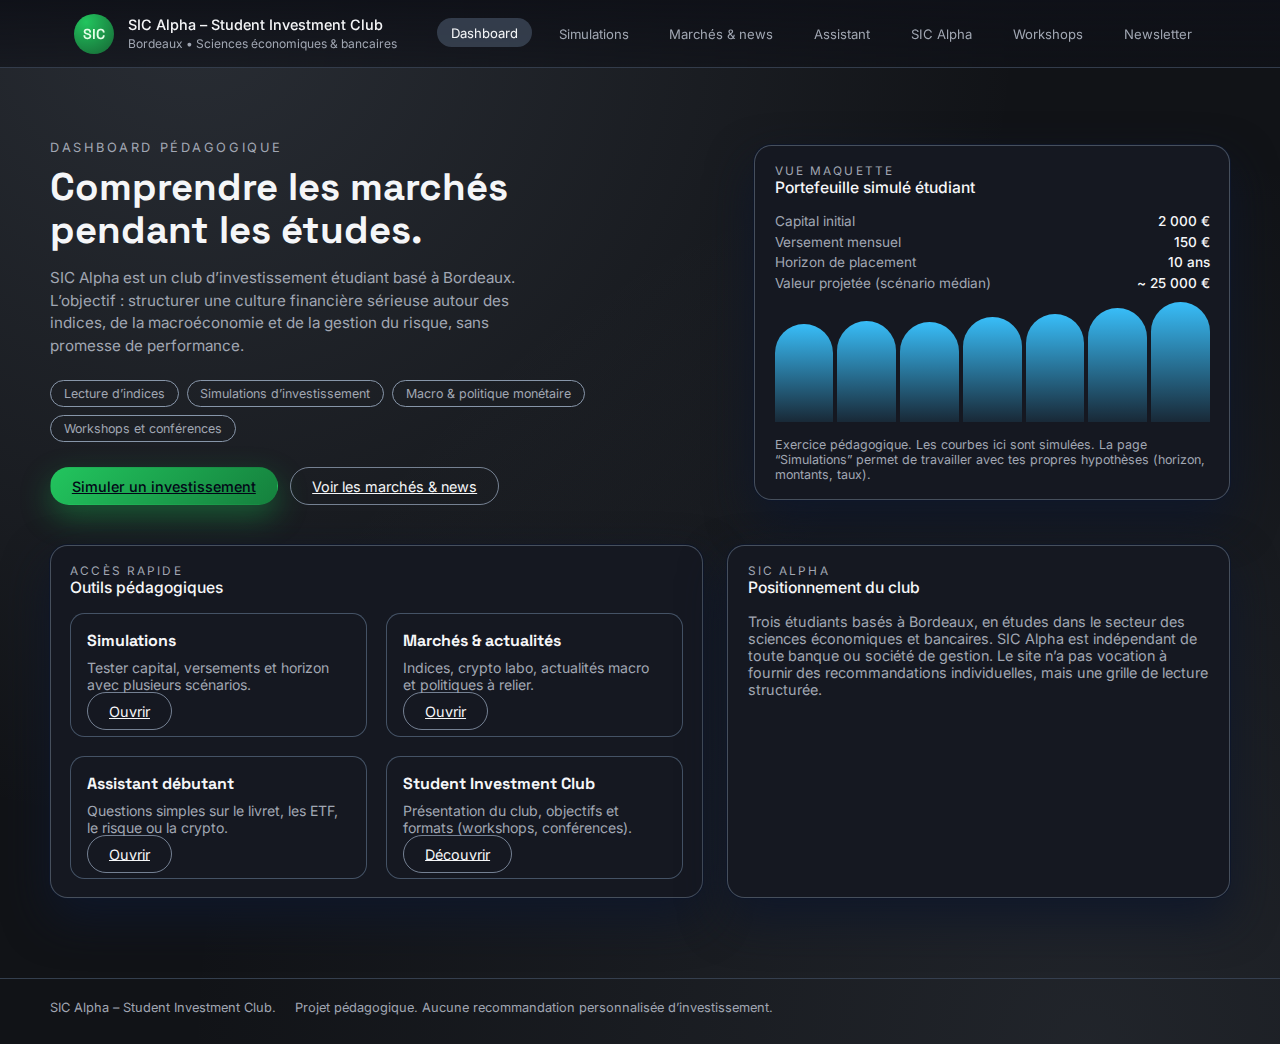
<file: index.html>
<!DOCTYPE html>
<html lang="fr">
<head>
  <meta charset="UTF-8" />
  <title>SIC Alpha – Dashboard étudiant</title>
  <meta name="viewport" content="width=device-width, initial-scale=1" />
  <link rel="stylesheet" href="style.css" />
</head>
<body data-page="home">
  <div class="app">
    <header class="top">
      <div class="top-inner">
        <div class="brand">
          <div class="brand-logo">SIC</div>
          <div class="brand-text">
            <span class="brand-name">SIC Alpha – Student Investment Club</span>
            <span class="brand-tag">Bordeaux • Sciences économiques &amp; bancaires</span>
          </div>
        </div>
        <nav class="nav">
          <a href="index.html" class="nav-link active">Dashboard</a>
          <a href="simulation.html" class="nav-link">Simulations</a>
          <a href="markets.html" class="nav-link">Marchés &amp; news</a>
          <a href="chat.html" class="nav-link">Assistant</a>
          <a href="club.html" class="nav-link">SIC Alpha</a>
          <a href="workshops.html" class="nav-link">Workshops</a>
          <a href="newsletter.html" class="nav-link">Newsletter</a>
        </nav>
      </div>
    </header>

    <main>
      <section class="section hero reveal">
        <div class="section-inner hero-layout">
          <div>
            <p class="hero-kicker">Dashboard pédagogique</p>
            <h1 class="hero-title">
              Comprendre les marchés<br />
              pendant les études.
            </h1>
            <p class="hero-sub">
              SIC Alpha est un club d’investissement étudiant basé à Bordeaux. L’objectif :
              structurer une culture financière sérieuse autour des indices, de la macroéconomie
              et de la gestion du risque, sans promesse de performance.
            </p>
            <div class="hero-tags">
              <span>Lecture d’indices</span>
              <span>Simulations d’investissement</span>
              <span>Macro &amp; politique monétaire</span>
              <span>Workshops et conférences</span>
            </div>
            <div class="hero-actions">
              <a href="simulation.html" class="btn primary">Simuler un investissement</a>
              <a href="markets.html" class="btn ghost">Voir les marchés &amp; news</a>
            </div>
          </div>

          <div>
            <div class="panel">
              <div class="panel-header">
                <div>
                  <p class="panel-kicker">Vue maquette</p>
                  <p class="panel-title">Portefeuille simulé étudiant</p>
                </div>
              </div>
              <div class="metric-row">
                <span class="metric-label">Capital initial</span>
                <span class="metric-value">2 000 €</span>
              </div>
              <div class="metric-row">
                <span class="metric-label">Versement mensuel</span>
                <span class="metric-value">150 €</span>
              </div>
              <div class="metric-row">
                <span class="metric-label">Horizon de placement</span>
                <span class="metric-value">10 ans</span>
              </div>
              <div class="metric-row">
                <span class="metric-label">Valeur projetée (scénario médian)</span>
                <span class="metric-value">~ 25 000 €</span>
              </div>
              <div id="home-mini-chart" class="small-chart"></div>
              <p class="panel-note">
                Exercice pédagogique. Les courbes ici sont simulées. La page “Simulations”
                permet de travailler avec tes propres hypothèses (horizon, montants, taux).
              </p>
            </div>
          </div>
        </div>

        <div class="section-inner dashboard-grid">
          <div class="panel">
            <div class="panel-header">
              <div>
                <p class="panel-kicker">Accès rapide</p>
                <p class="panel-title">Outils pédagogiques</p>
              </div>
            </div>
            <div class="card-grid-3" style="grid-template-columns: repeat(2, minmax(0, 1fr));">
              <article class="card">
                <h3>Simulations</h3>
                <p>Tester capital, versements et horizon avec plusieurs scénarios.</p>
                <div style="margin-top:0.6rem;">
                  <a href="simulation.html" class="btn ghost">Ouvrir</a>
                </div>
              </article>
              <article class="card">
                <h3>Marchés &amp; actualités</h3>
                <p>Indices, crypto labo, actualités macro et politiques à relier.</p>
                <div style="margin-top:0.6rem;">
                  <a href="markets.html" class="btn ghost">Ouvrir</a>
                </div>
              </article>
              <article class="card">
                <h3>Assistant débutant</h3>
                <p>Questions simples sur le livret, les ETF, le risque ou la crypto.</p>
                <div style="margin-top:0.6rem;">
                  <a href="chat.html" class="btn ghost">Ouvrir</a>
                </div>
              </article>
              <article class="card">
                <h3>Student Investment Club</h3>
                <p>Présentation du club, objectifs et formats (workshops, conférences).</p>
                <div style="margin-top:0.6rem;">
                  <a href="club.html" class="btn ghost">Découvrir</a>
                </div>
              </article>
            </div>
          </div>

          <div class="panel">
            <div class="panel-header">
              <div>
                <p class="panel-kicker">SIC Alpha</p>
                <p class="panel-title">Positionnement du club</p>
              </div>
            </div>
            <p class="section-sub">
              Trois étudiants basés à Bordeaux, en études dans le secteur des sciences
              économiques et bancaires. SIC Alpha est indépendant de toute banque
              ou société de gestion. Le site n’a pas vocation à fournir des recommandations
              individuelles, mais une grille de lecture structurée.
            </p>
          </div>
        </div>
      </section>
    </main>

    <footer class="footer">
      <div class="footer-inner">
        <p>SIC Alpha – Student Investment Club.</p>
        <p>Projet pédagogique. Aucune recommandation personnalisée d’investissement.</p>
      </div>
    </footer>
  </div>

  <script src="app.js"></script>
</body>
</html>
</file>
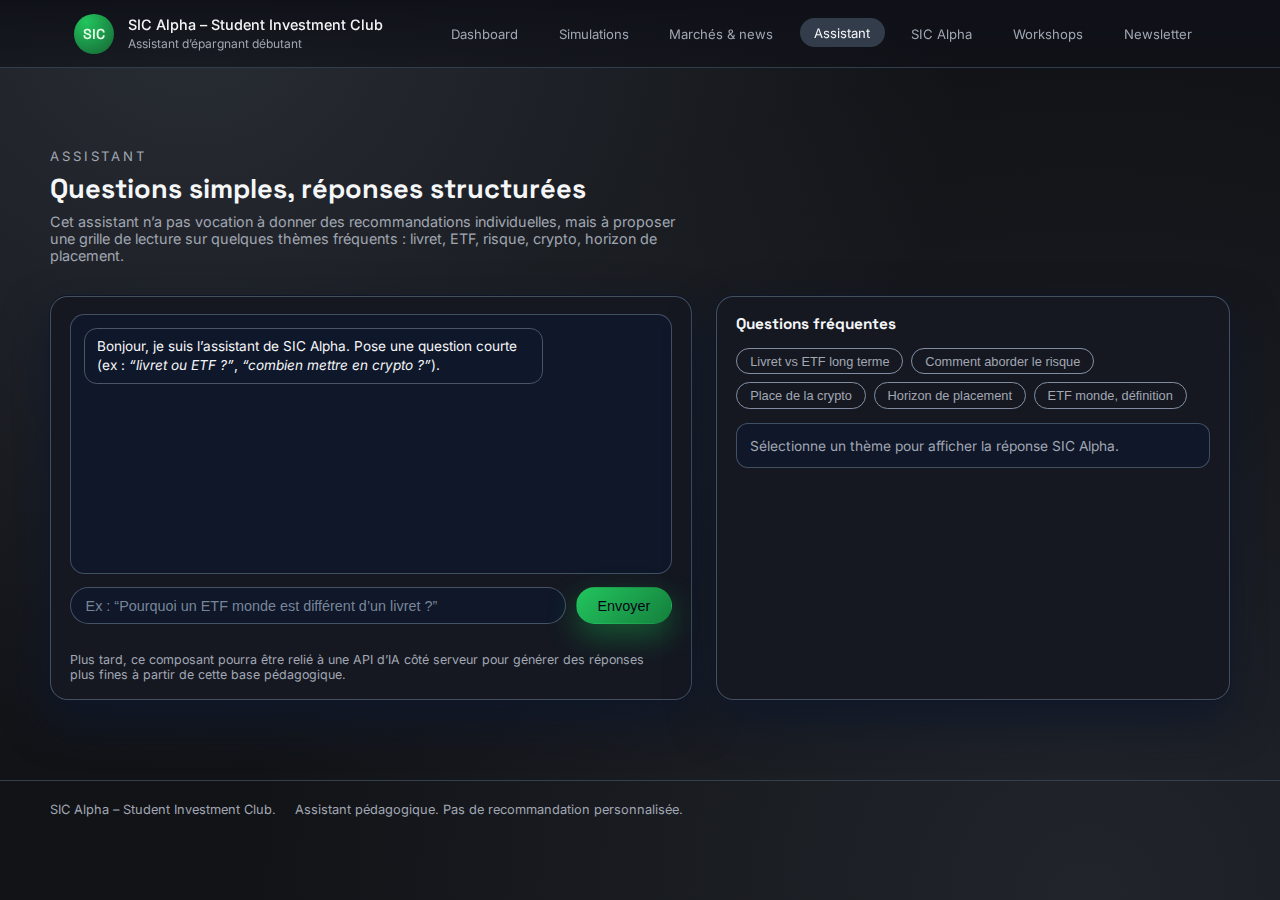
<file: chat.html>
<!DOCTYPE html>
<html lang="fr">
<head>
  <meta charset="UTF-8" />
  <title>SIC Alpha – Assistant débutant</title>
  <meta name="viewport" content="width=device-width, initial-scale=1" />
  <link rel="stylesheet" href="style.css" />
</head>
<body data-page="chat">
  <div class="app">
    <header class="top">
      <div class="top-inner">
        <div class="brand">
          <div class="brand-logo">SIC</div>
          <div class="brand-text">
            <span class="brand-name">SIC Alpha – Student Investment Club</span>
            <span class="brand-tag">Assistant d’épargnant débutant</span>
          </div>
        </div>
        <nav class="nav">
          <a href="index.html" class="nav-link">Dashboard</a>
          <a href="simulation.html" class="nav-link">Simulations</a>
          <a href="markets.html" class="nav-link">Marchés &amp; news</a>
          <a href="chat.html" class="nav-link active">Assistant</a>
          <a href="club.html" class="nav-link">SIC Alpha</a>
          <a href="workshops.html" class="nav-link">Workshops</a>
          <a href="newsletter.html" class="nav-link">Newsletter</a>
        </nav>
      </div>
    </header>

    <main>
      <section class="section reveal">
        <div class="section-inner">
          <div class="section-header">
            <p class="section-kicker">Assistant</p>
            <h2 class="section-title">Questions simples, réponses structurées</h2>
            <p class="section-sub">
              Cet assistant n’a pas vocation à donner des recommandations individuelles,
              mais à proposer une grille de lecture sur quelques thèmes fréquents : livret, ETF,
              risque, crypto, horizon de placement.
            </p>
          </div>

          <div class="chat-grid">
            <div class="panel panel-chat">
              <div id="chat-log" class="chat-log">
                <div class="chat-message bot">
                  <div class="chat-bubble">
                    Bonjour, je suis l’assistant de SIC Alpha. Pose une question courte
                    (ex : <em>“livret ou ETF ?”</em>, <em>“combien mettre en crypto ?”</em>).
                  </div>
                </div>
              </div>
              <form id="chat-form" class="chat-form">
                <input
                  id="chat-input"
                  type="text"
                  placeholder="Ex : “Pourquoi un ETF monde est différent d’un livret ?”"
                  autocomplete="off"
                />
                <button type="submit" class="btn primary">Envoyer</button>
              </form>
              <p class="panel-note">
                Plus tard, ce composant pourra être relié à une API d’IA côté serveur pour
                générer des réponses plus fines à partir de cette base pédagogique.
              </p>
            </div>

            <div class="panel panel-faq">
              <h3 class="faq-title">Questions fréquentes</h3>
              <div class="faq-chips">
                <button class="faq-chip" data-faq="livret">Livret vs ETF long terme</button>
                <button class="faq-chip" data-faq="risque">Comment aborder le risque</button>
                <button class="faq-chip" data-faq="crypto">Place de la crypto</button>
                <button class="faq-chip" data-faq="horizon">Horizon de placement</button>
                <button class="faq-chip" data-faq="etf">ETF monde, définition</button>
              </div>
              <div id="faq-answer" class="faq-answer">
                Sélectionne un thème pour afficher la réponse SIC Alpha.
              </div>
            </div>
          </div>
        </div>
      </section>
    </main>

    <footer class="footer">
      <div class="footer-inner">
        <p>SIC Alpha – Student Investment Club.</p>
        <p>Assistant pédagogique. Pas de recommandation personnalisée.</p>
      </div>
    </footer>
  </div>

  <script src="app.js"></script>
</body>
</html>
</file>
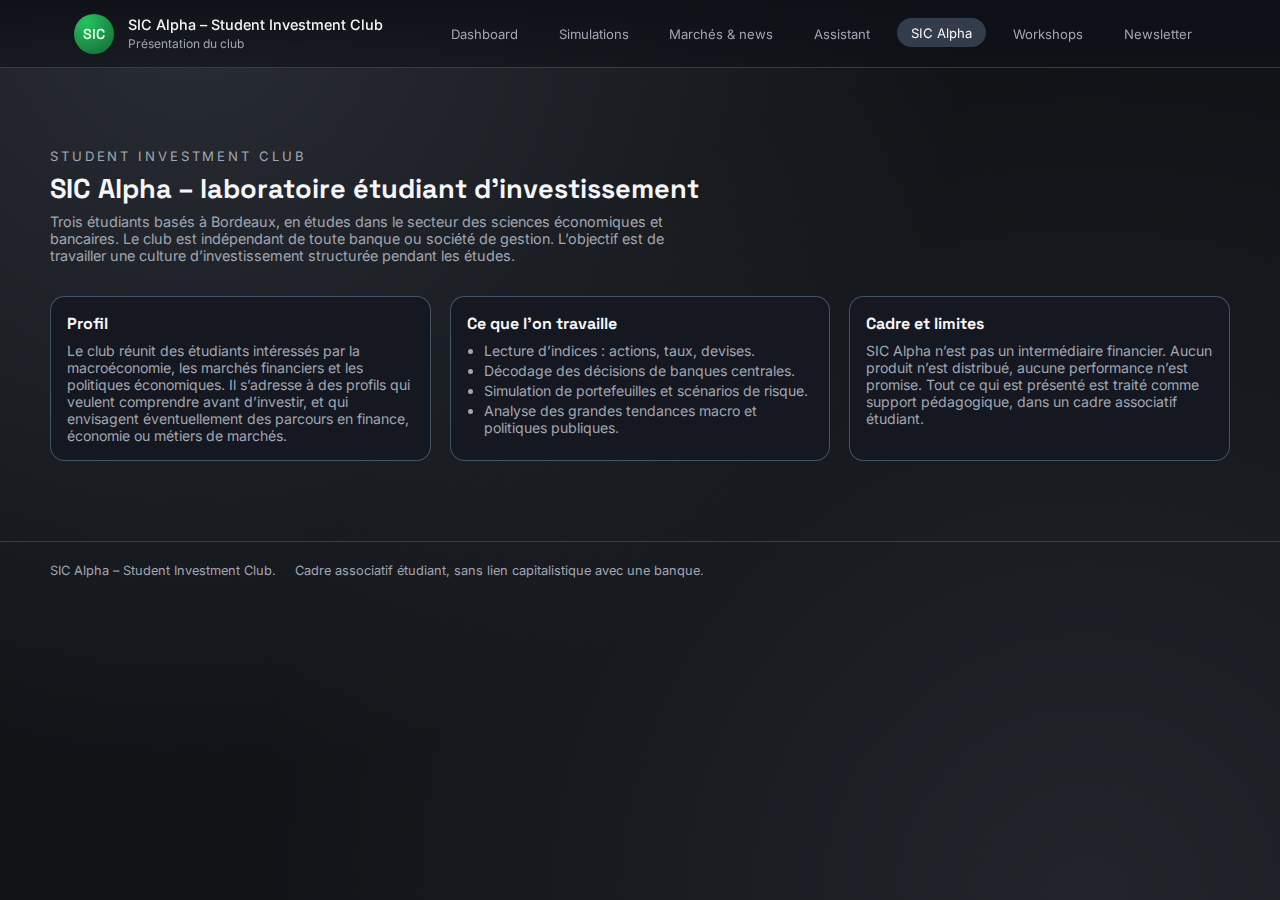
<file: club.html>
<!DOCTYPE html>
<html lang="fr">
<head>
  <meta charset="UTF-8" />
  <title>SIC Alpha – Student Investment Club</title>
  <meta name="viewport" content="width=device-width, initial-scale=1" />
  <link rel="stylesheet" href="style.css" />
</head>
<body data-page="club">
  <div class="app">
    <header class="top">
      <div class="top-inner">
        <div class="brand">
          <div class="brand-logo">SIC</div>
          <div class="brand-text">
            <span class="brand-name">SIC Alpha – Student Investment Club</span>
            <span class="brand-tag">Présentation du club</span>
          </div>
        </div>
        <nav class="nav">
          <a href="index.html" class="nav-link">Dashboard</a>
          <a href="simulation.html" class="nav-link">Simulations</a>
          <a href="markets.html" class="nav-link">Marchés &amp; news</a>
          <a href="chat.html" class="nav-link">Assistant</a>
          <a href="club.html" class="nav-link active">SIC Alpha</a>
          <a href="workshops.html" class="nav-link">Workshops</a>
          <a href="newsletter.html" class="nav-link">Newsletter</a>
        </nav>
      </div>
    </header>

    <main>
      <section class="section reveal">
        <div class="section-inner">
          <div class="section-header">
            <p class="section-kicker">Student Investment Club</p>
            <h2 class="section-title">SIC Alpha – laboratoire étudiant d’investissement</h2>
            <p class="section-sub">
              Trois étudiants basés à Bordeaux, en études dans le secteur des sciences
              économiques et bancaires. Le club est indépendant de toute banque ou société
              de gestion. L’objectif est de travailler une culture d’investissement structurée
              pendant les études.
            </p>
          </div>

          <div class="card-grid-3">
            <article class="card">
              <h3>Profil</h3>
              <p>
                Le club réunit des étudiants intéressés par la macroéconomie, les marchés
                financiers et les politiques économiques. Il s’adresse à des profils qui veulent
                comprendre avant d’investir, et qui envisagent éventuellement des parcours
                en finance, économie ou métiers de marchés.
              </p>
            </article>

            <article class="card">
              <h3>Ce que l’on travaille</h3>
              <ul>
                <li>Lecture d’indices : actions, taux, devises.</li>
                <li>Décodage des décisions de banques centrales.</li>
                <li>Simulation de portefeuilles et scénarios de risque.</li>
                <li>Analyse des grandes tendances macro et politiques publiques.</li>
              </ul>
            </article>

            <article class="card">
              <h3>Cadre et limites</h3>
              <p>
                SIC Alpha n’est pas un intermédiaire financier. Aucun produit n’est distribué,
                aucune performance n’est promise. Tout ce qui est présenté est traité comme
                support pédagogique, dans un cadre associatif étudiant.
              </p>
            </article>
          </div>
        </div>
      </section>
    </main>

    <footer class="footer">
      <div class="footer-inner">
        <p>SIC Alpha – Student Investment Club.</p>
        <p>Cadre associatif étudiant, sans lien capitalistique avec une banque.</p>
      </div>
    </footer>
  </div>

  <script src="app.js"></script>
</body>
</html>
</file>
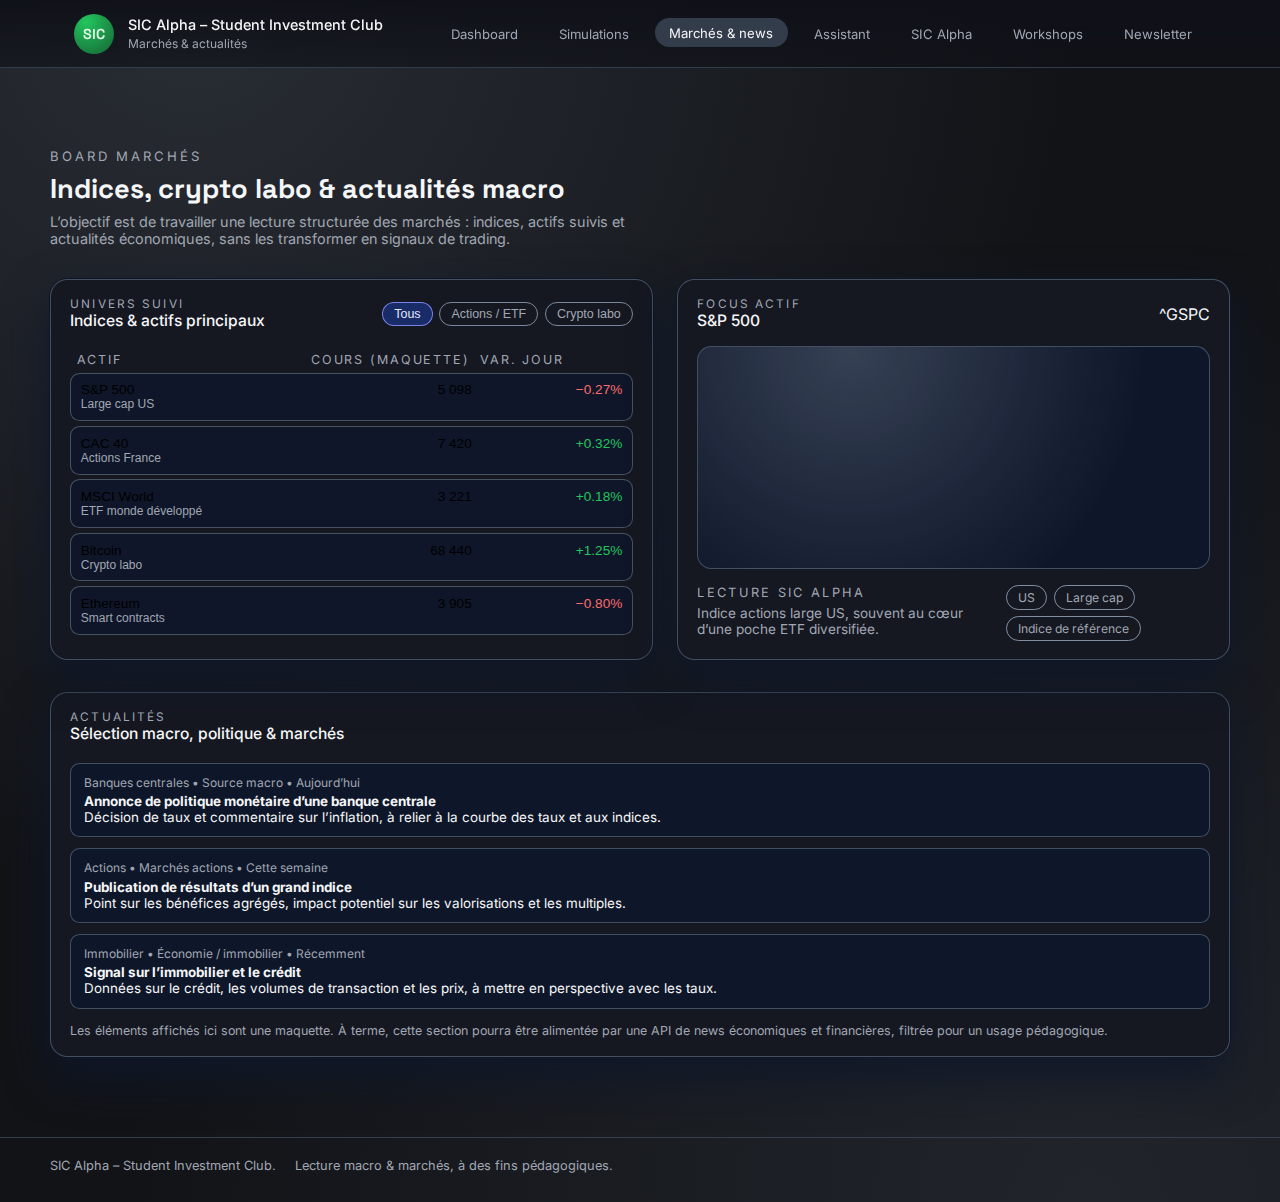
<file: markets.html>
<!DOCTYPE html>
<html lang="fr">
<head>
  <meta charset="UTF-8" />
  <title>SIC Alpha – Marchés & actualités</title>
  <meta name="viewport" content="width=device-width, initial-scale=1" />
  <link rel="stylesheet" href="style.css" />
</head>
<body data-page="markets">
  <div class="app">
    <header class="top">
      <div class="top-inner">
        <div class="brand">
          <div class="brand-logo">SIC</div>
          <div class="brand-text">
            <span class="brand-name">SIC Alpha – Student Investment Club</span>
            <span class="brand-tag">Marchés &amp; actualités</span>
          </div>
        </div>
        <nav class="nav">
          <a href="index.html" class="nav-link">Dashboard</a>
          <a href="simulation.html" class="nav-link">Simulations</a>
          <a href="markets.html" class="nav-link active">Marchés &amp; news</a>
          <a href="chat.html" class="nav-link">Assistant</a>
          <a href="club.html" class="nav-link">SIC Alpha</a>
          <a href="workshops.html" class="nav-link">Workshops</a>
          <a href="newsletter.html" class="nav-link">Newsletter</a>
        </nav>
      </div>
    </header>

    <main>
      <section class="section reveal">
        <div class="section-inner">
          <div class="section-header">
            <p class="section-kicker">Board marchés</p>
            <h2 class="section-title">Indices, crypto labo &amp; actualités macro</h2>
            <p class="section-sub">
              L’objectif est de travailler une lecture structurée des marchés : indices,
              actifs suivis et actualités économiques, sans les transformer en signaux de trading.
            </p>
          </div>

          <div class="markets-layout">
            <div class="panel">
              <div class="panel-header">
                <div>
                  <p class="panel-kicker">Univers suivi</p>
                  <p class="panel-title">Indices &amp; actifs principaux</p>
                </div>
                <div class="filters">
                  <button class="filter-btn active" data-filter="all">Tous</button>
                  <button class="filter-btn" data-filter="equity">Actions / ETF</button>
                  <button class="filter-btn" data-filter="crypto">Crypto labo</button>
                </div>
              </div>
              <div class="table-head">
                <span>Actif</span>
                <span>Cours (maquette)</span>
                <span>Var. jour</span>
              </div>
              <div id="markets-table" class="table-body"></div>
            </div>

            <div class="panel">
              <div class="panel-header">
                <div>
                  <p class="panel-kicker">Focus actif</p>
                  <p class="panel-title" id="chart-title">Sélectionne un actif</p>
                </div>
                <span class="chip" id="chart-ticker"></span>
              </div>

              <div class="chart-wrapper">
                <div id="chart-canvas" class="chart-canvas"></div>
              </div>

              <div class="chart-meta">
                <div>
                  <p class="chart-label">Lecture SIC Alpha</p>
                  <p id="chart-comment" class="chart-comment">
                    Clique sur un actif à gauche pour visualiser une trajectoire simulée et une
                    lecture qualitative. Plus tard, cette zone pourra s’appuyer sur des données
                    de marché en temps réel.
                  </p>
                </div>
                <div id="chart-tags" class="chart-tags"></div>
              </div>
            </div>
          </div>

          <div class="panel" style="margin-top:2rem;">
            <div class="panel-header">
              <div>
                <p class="panel-kicker">Actualités</p>
                <p class="panel-title">Sélection macro, politique &amp; marchés</p>
              </div>
            </div>
            <div id="news-list" class="news-list"></div>
            <p class="panel-note">
              Les éléments affichés ici sont une maquette. À terme, cette section pourra
              être alimentée par une API de news économiques et financières, filtrée pour un
              usage pédagogique.
            </p>
          </div>
        </div>
      </section>
    </main>

    <footer class="footer">
      <div class="footer-inner">
        <p>SIC Alpha – Student Investment Club.</p>
        <p>Lecture macro &amp; marchés, à des fins pédagogiques.</p>
      </div>
    </footer>
  </div>

  <script src="app.js"></script>
</body>
</html>
</file>
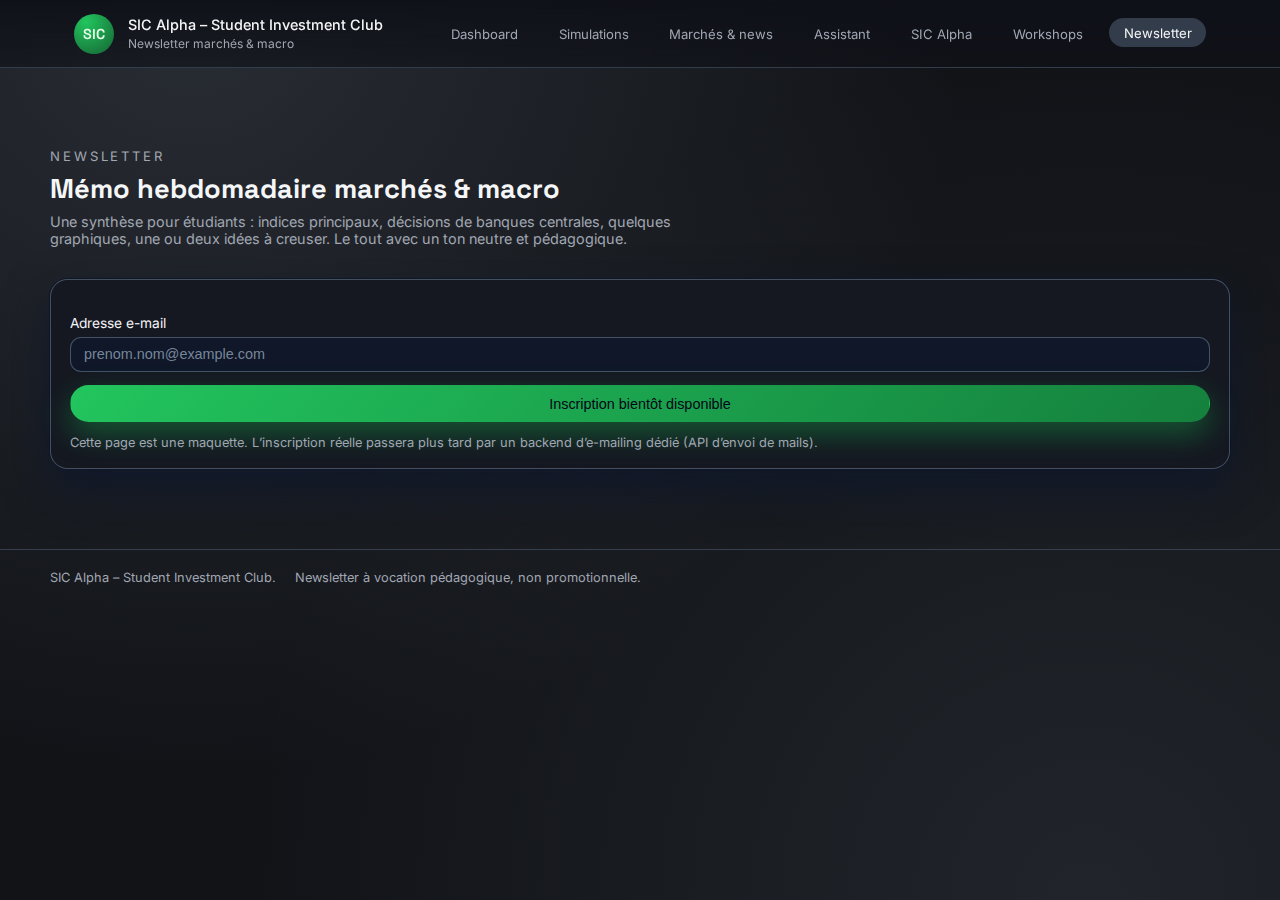
<file: newsletter.html>
<!DOCTYPE html>
<html lang="fr">
<head>
  <meta charset="UTF-8" />
  <title>SIC Alpha – Newsletter</title>
  <meta name="viewport" content="width=device-width, initial-scale=1" />
  <link rel="stylesheet" href="style.css" />
</head>
<body data-page="newsletter">
  <div class="app">
    <header class="top">
      <div class="top-inner">
        <div class="brand">
          <div class="brand-logo">SIC</div>
          <div class="brand-text">
            <span class="brand-name">SIC Alpha – Student Investment Club</span>
            <span class="brand-tag">Newsletter marchés &amp; macro</span>
          </div>
        </div>
        <nav class="nav">
          <a href="index.html" class="nav-link">Dashboard</a>
          <a href="simulation.html" class="nav-link">Simulations</a>
          <a href="markets.html" class="nav-link">Marchés &amp; news</a>
          <a href="chat.html" class="nav-link">Assistant</a>
          <a href="club.html" class="nav-link">SIC Alpha</a>
          <a href="workshops.html" class="nav-link">Workshops</a>
          <a href="newsletter.html" class="nav-link active">Newsletter</a>
        </nav>
      </div>
    </header>

    <main>
      <section class="section reveal">
        <div class="section-inner">
          <div class="section-header">
            <p class="section-kicker">Newsletter</p>
            <h2 class="section-title">Mémo hebdomadaire marchés &amp; macro</h2>
            <p class="section-sub">
              Une synthèse pour étudiants : indices principaux, décisions de banques centrales,
              quelques graphiques, une ou deux idées à creuser. Le tout avec un ton neutre et pédagogique.
            </p>
          </div>

          <div class="panel">
            <form class="newsletter-form">
              <div class="field">
                <label for="email">Adresse e-mail</label>
                <input id="email" type="email" placeholder="prenom.nom@example.com" />
              </div>
              <button type="button" class="btn primary" disabled>
                Inscription bientôt disponible
              </button>
              <p class="newsletter-note">
                Cette page est une maquette. L’inscription réelle passera plus tard par un backend
                d’e-mailing dédié (API d’envoi de mails).
              </p>
            </form>
          </div>
        </div>
      </section>
    </main>

    <footer class="footer">
      <div class="footer-inner">
        <p>SIC Alpha – Student Investment Club.</p>
        <p>Newsletter à vocation pédagogique, non promotionnelle.</p>
      </div>
    </footer>
  </div>

  <script src="app.js"></script>
</body>
</html>
</file>
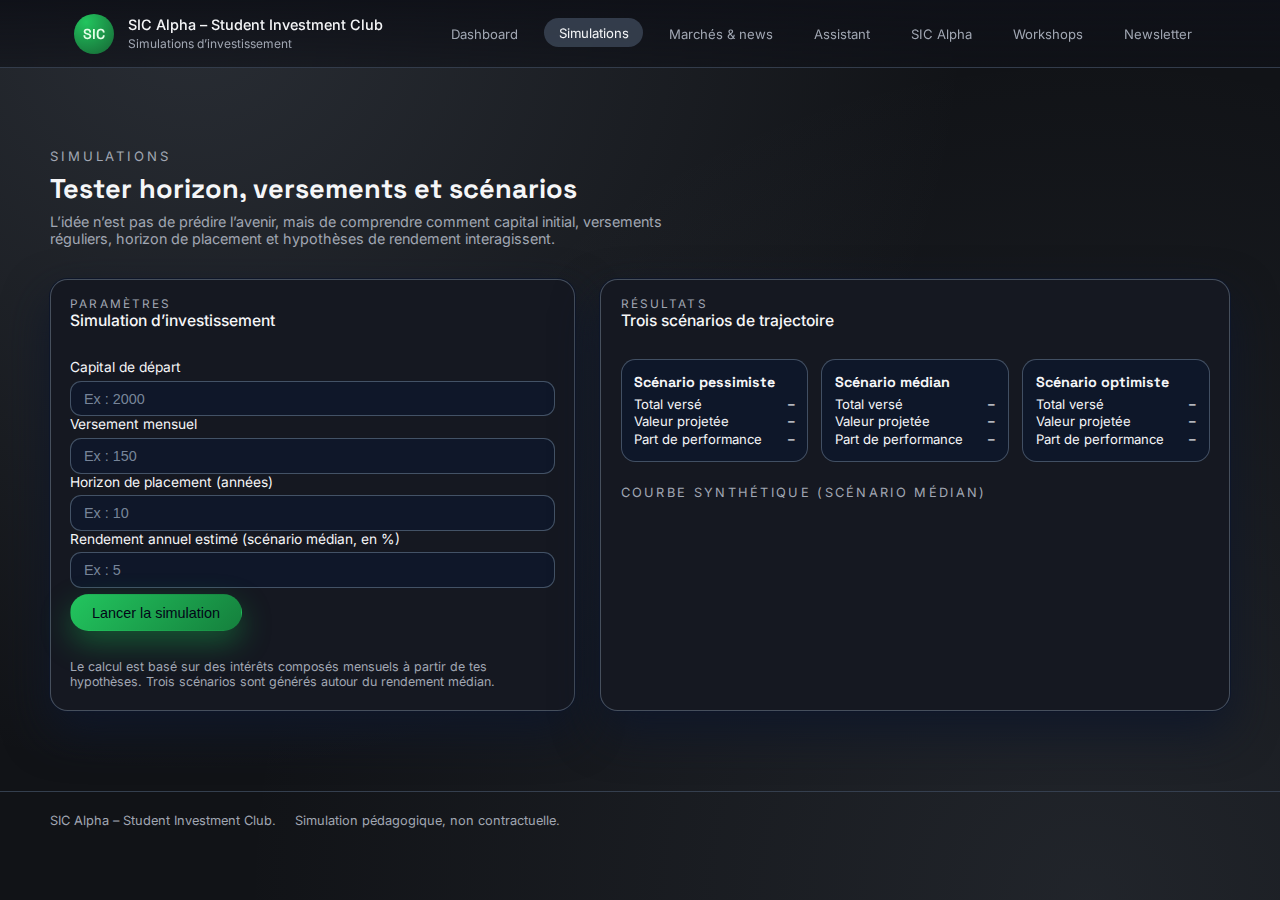
<file: simulation.html>
<!DOCTYPE html>
<html lang="fr">
<head>
  <meta charset="UTF-8" />
  <title>SIC Alpha – Simulations d’investissement</title>
  <meta name="viewport" content="width=device-width, initial-scale=1" />
  <link rel="stylesheet" href="style.css" />
</head>
<body data-page="simulation">
  <div class="app">
    <header class="top">
      <div class="top-inner">
        <div class="brand">
          <div class="brand-logo">SIC</div>
          <div class="brand-text">
            <span class="brand-name">SIC Alpha – Student Investment Club</span>
            <span class="brand-tag">Simulations d’investissement</span>
          </div>
        </div>
        <nav class="nav">
          <a href="index.html" class="nav-link">Dashboard</a>
          <a href="simulation.html" class="nav-link active">Simulations</a>
          <a href="markets.html" class="nav-link">Marchés &amp; news</a>
          <a href="chat.html" class="nav-link">Assistant</a>
          <a href="club.html" class="nav-link">SIC Alpha</a>
          <a href="workshops.html" class="nav-link">Workshops</a>
          <a href="newsletter.html" class="nav-link">Newsletter</a>
        </nav>
      </div>
    </header>

    <main>
      <section class="section reveal">
        <div class="section-inner">
          <div class="section-header">
            <p class="section-kicker">Simulations</p>
            <h2 class="section-title">Tester horizon, versements et scénarios</h2>
            <p class="section-sub">
              L’idée n’est pas de prédire l’avenir, mais de comprendre comment capital initial,
              versements réguliers, horizon de placement et hypothèses de rendement interagissent.
            </p>
          </div>

          <div class="sim-grid">
            <div class="panel form-card">
              <div class="panel-header">
                <div>
                  <p class="panel-kicker">Paramètres</p>
                  <p class="panel-title">Simulation d’investissement</p>
                </div>
              </div>
              <form id="sim-form">
                <div class="field">
                  <label for="capital">Capital de départ</label>
                  <input id="capital" name="capital" type="number" min="0" placeholder="Ex : 2000" />
                </div>
                <div class="field">
                  <label for="mensuel">Versement mensuel</label>
                  <input id="mensuel" name="mensuel" type="number" min="0" placeholder="Ex : 150" />
                </div>
                <div class="field">
                  <label for="annees">Horizon de placement (années)</label>
                  <input id="annees" name="annees" type="number" min="1" placeholder="Ex : 10" />
                </div>
                <div class="field">
                  <label for="taux">Rendement annuel estimé (scénario médian, en %)</label>
                  <input id="taux" name="taux" type="number" step="0.1" placeholder="Ex : 5" />
                </div>
                <button type="submit" class="btn primary" style="margin-top:0.4rem;">
                  Lancer la simulation
                </button>
              </form>
              <p class="panel-note">
                Le calcul est basé sur des intérêts composés mensuels à partir de tes hypothèses.
                Trois scénarios sont générés autour du rendement médian.
              </p>
            </div>

            <div class="panel sim-results">
              <div class="panel-header">
                <div>
                  <p class="panel-kicker">Résultats</p>
                  <p class="panel-title">Trois scénarios de trajectoire</p>
                </div>
              </div>
              <div class="scenario-grid">
                <div class="scenario-card" id="scenario-pess">
                  <h4>Scénario pessimiste</h4>
                  <div class="scenario-metric">
                    <span>Total versé</span><span class="verse">–</span>
                  </div>
                  <div class="scenario-metric">
                    <span>Valeur projetée</span><span class="final">–</span>
                  </div>
                  <div class="scenario-metric">
                    <span>Part de performance</span><span class="perf">–</span>
                  </div>
                </div>
                <div class="scenario-card" id="scenario-base">
                  <h4>Scénario médian</h4>
                  <div class="scenario-metric">
                    <span>Total versé</span><span class="verse">–</span>
                  </div>
                  <div class="scenario-metric">
                    <span>Valeur projetée</span><span class="final">–</span>
                  </div>
                  <div class="scenario-metric">
                    <span>Part de performance</span><span class="perf">–</span>
                  </div>
                </div>
                <div class="scenario-card" id="scenario-opt">
                  <h4>Scénario optimiste</h4>
                  <div class="scenario-metric">
                    <span>Total versé</span><span class="verse">–</span>
                  </div>
                  <div class="scenario-metric">
                    <span>Valeur projetée</span><span class="final">–</span>
                  </div>
                  <div class="scenario-metric">
                    <span>Part de performance</span><span class="perf">–</span>
                  </div>
                </div>
              </div>

              <div>
                <p class="chart-label" style="margin-top:0.6rem;">Courbe synthétique (scénario médian)</p>
                <div id="sim-chart" class="sim-chart"></div>
              </div>
            </div>
          </div>
        </div>
      </section>
    </main>

    <footer class="footer">
      <div class="footer-inner">
        <p>SIC Alpha – Student Investment Club.</p>
        <p>Simulation pédagogique, non contractuelle.</p>
      </div>
    </footer>
  </div>

  <script src="app.js"></script>
</body>
</html>
</file>
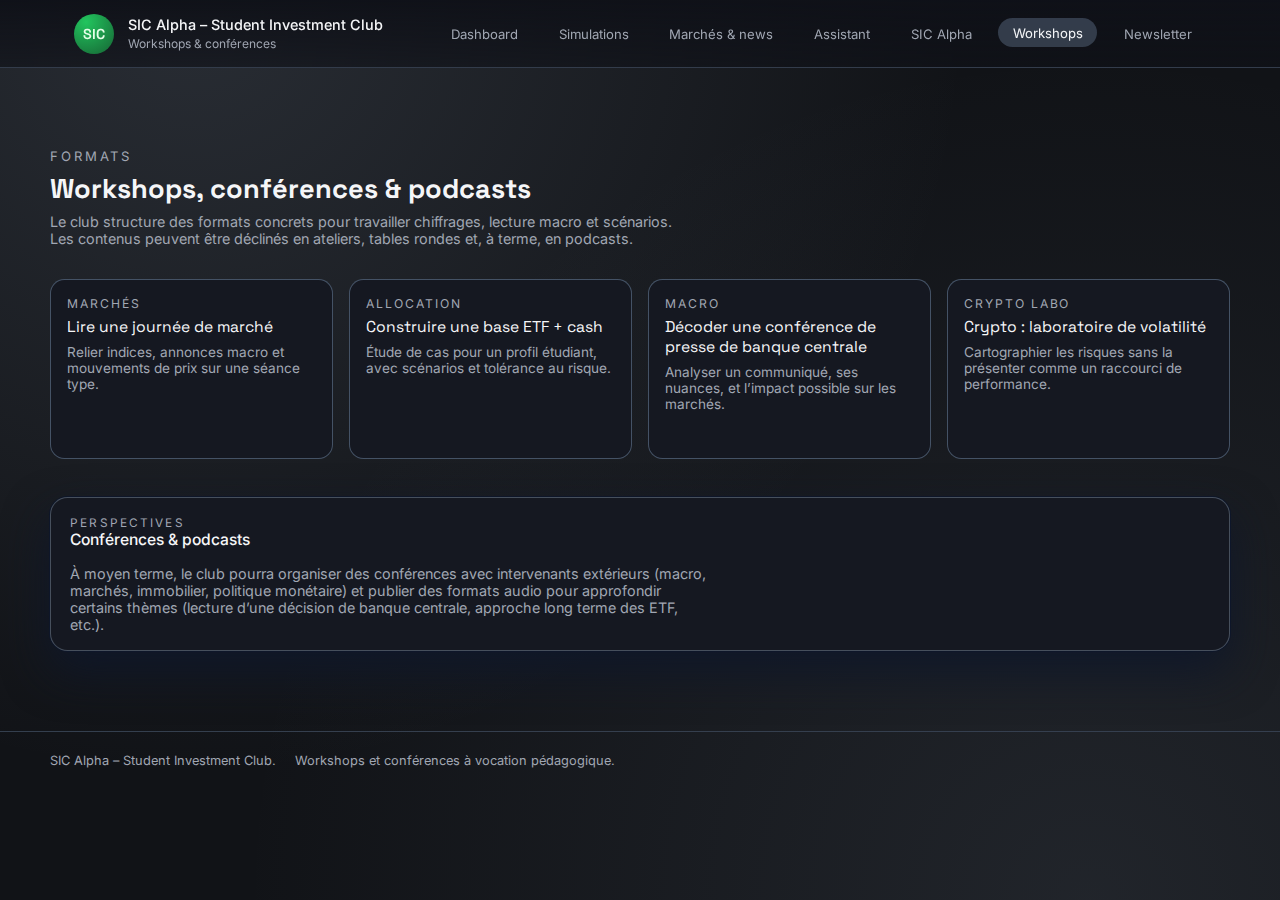
<file: workshops.html>
<!DOCTYPE html>
<html lang="fr">
<head>
  <meta charset="UTF-8" />
  <title>SIC Alpha – Workshops & conférences</title>
  <meta name="viewport" content="width=device-width, initial-scale=1" />
  <link rel="stylesheet" href="style.css" />
</head>
<body data-page="workshops">
  <div class="app">
    <header class="top">
      <div class="top-inner">
        <div class="brand">
          <div class="brand-logo">SIC</div>
          <div class="brand-text">
            <span class="brand-name">SIC Alpha – Student Investment Club</span>
            <span class="brand-tag">Workshops &amp; conférences</span>
          </div>
        </div>
        <nav class="nav">
          <a href="index.html" class="nav-link">Dashboard</a>
          <a href="simulation.html" class="nav-link">Simulations</a>
          <a href="markets.html" class="nav-link">Marchés &amp; news</a>
          <a href="chat.html" class="nav-link">Assistant</a>
          <a href="club.html" class="nav-link">SIC Alpha</a>
          <a href="workshops.html" class="nav-link active">Workshops</a>
          <a href="newsletter.html" class="nav-link">Newsletter</a>
        </nav>
      </div>
    </header>

    <main>
      <section class="section reveal">
        <div class="section-inner">
          <div class="section-header">
            <p class="section-kicker">Formats</p>
            <h2 class="section-title">Workshops, conférences &amp; podcasts</h2>
            <p class="section-sub">
              Le club structure des formats concrets pour travailler chiffrages, lecture
              macro et scénarios. Les contenus peuvent être déclinés en ateliers, tables
              rondes et, à terme, en podcasts.
            </p>
          </div>

          <div id="workshop-list" class="workshop-list"></div>

          <div class="panel" style="margin-top:2rem;">
            <div class="panel-header">
              <div>
                <p class="panel-kicker">Perspectives</p>
                <p class="panel-title">Conférences &amp; podcasts</p>
              </div>
            </div>
            <p class="section-sub">
              À moyen terme, le club pourra organiser des conférences avec intervenants
              extérieurs (macro, marchés, immobilier, politique monétaire) et publier
              des formats audio pour approfondir certains thèmes (lecture d’une décision
              de banque centrale, approche long terme des ETF, etc.).
            </p>
          </div>
        </div>
      </section>
    </main>

    <footer class="footer">
      <div class="footer-inner">
        <p>SIC Alpha – Student Investment Club.</p>
        <p>Workshops et conférences à vocation pédagogique.</p>
      </div>
    </footer>
  </div>

  <script src="app.js"></script>
</body>
</html>
</file>
<file: style.css>
@import url("https://fonts.googleapis.com/css2?family=Space+Grotesk:wght@400;500;600&family=Inter:wght@400;500;600&display=swap");

/* RESET */
*,
*::before,
*::after {
  margin: 0;
  padding: 0;
  box-sizing: border-box;
}

html {
  scroll-behavior: smooth;
}

body {
  background:
    radial-gradient(circle at 15% 0%, rgba(148, 163, 184, 0.18), transparent 55%),
    radial-gradient(circle at 85% 100%, rgba(148, 163, 184, 0.12), transparent 60%),
    #111317; /* gris anthracite global */
  color: #f5f6f8;
  font-family: "Inter", system-ui, -apple-system, BlinkMacSystemFont, sans-serif;
}

/* PALETTE */
:root {
  --bg-main: #111317;
  --bg-elevated: #171a22;
  --bg-card: #151821;
  --border-soft: rgba(75, 85, 99, 0.9);
  --text-main: #f5f6f8;
  --text-muted: #a1a7b3;
  --accent-green: #22c55e;
  --accent-red: #fb6b6b;
  --accent-cyan: #38bdf8;
}

/* APP */
.app {
  min-height: 100vh;
  display: flex;
  flex-direction: column;
}

/* HEADER */
.top {
  position: sticky;
  top: 0;
  z-index: 50;
  backdrop-filter: blur(16px);
  background: linear-gradient(to bottom, rgba(15, 17, 24, 0.96), rgba(15, 17, 24, 0.6));
  border-bottom: 1px solid rgba(55, 65, 81, 0.9);
}

.top-inner {
  max-width: 1180px;
  margin: 0 auto;
  padding: 0.85rem 1.5rem;
  display: flex;
  align-items: center;
  justify-content: space-between;
  gap: 1.5rem;
}

.brand {
  display: flex;
  align-items: center;
  gap: 0.85rem;
}

.brand-logo {
  width: 40px;
  height: 40px;
  border-radius: 999px;
  background: radial-gradient(circle at 30% 20%, #22c55e, #166534);
  display: flex;
  align-items: center;
  justify-content: center;
  font-family: "Space Grotesk", system-ui, sans-serif;
  font-weight: 600;
  font-size: 0.9rem;
  color: #e5fee8;
}

.brand-text {
  display: flex;
  flex-direction: column;
  gap: 0.15rem;
}

.brand-name {
  font-size: 0.9rem;
  font-weight: 500;
}

.brand-tag {
  font-size: 0.75rem;
  color: var(--text-muted);
}

.nav {
  display: flex;
  gap: 0.75rem;
  flex-wrap: wrap;
}

.nav-link {
  border: none;
  background: transparent;
  color: var(--text-muted);
  font-size: 0.82rem;
  padding: 0.4rem 0.9rem;
  border-radius: 999px;
  cursor: pointer;
  text-decoration: none;
  transition: background 0.2s ease, color 0.2s ease, transform 0.1s ease;
}

.nav-link:hover,
.nav-link.active {
  background: rgba(55, 65, 81, 0.9);
  color: var(--text-main);
  transform: translateY(-1px);
}

/* SECTIONS */
.section {
  padding: 5rem 1.5rem 4rem;
  flex: 1;
}

.section-inner {
  max-width: 1180px;
  margin: 0 auto;
}

.section-header {
  margin-bottom: 2rem;
}

.section-kicker {
  font-size: 0.82rem;
  letter-spacing: 0.22em;
  text-transform: uppercase;
  color: var(--text-muted);
  margin-bottom: 0.45rem;
}

.section-title {
  font-family: "Space Grotesk", system-ui, sans-serif;
  font-size: 1.7rem;
  margin-bottom: 0.4rem;
}

.section-sub {
  font-size: 0.9rem;
  color: var(--text-muted);
  max-width: 40rem;
}

/* HERO (ACCUEIL) */
.hero {
  padding-top: 4.5rem;
}

.hero-layout {
  display: grid;
  grid-template-columns: minmax(0, 1.4fr) minmax(0, 1fr);
  gap: 2.4rem;
  align-items: center;
}

.hero-kicker {
  font-size: 0.8rem;
  letter-spacing: 0.2em;
  text-transform: uppercase;
  color: var(--text-muted);
  margin-bottom: 0.7rem;
}

.hero-title {
  font-family: "Space Grotesk", system-ui, sans-serif;
  font-size: clamp(2.3rem, 3vw, 2.8rem);
  line-height: 1.1;
  margin-bottom: 1rem;
}

.hero-sub {
  font-size: 0.95rem;
  color: var(--text-muted);
  max-width: 32rem;
  line-height: 1.5;
  margin-bottom: 1.4rem;
}

.hero-tags {
  display: flex;
  flex-wrap: wrap;
  gap: 0.5rem;
  margin-bottom: 1.6rem;
}

.hero-tags span {
  font-size: 0.78rem;
  padding: 0.3rem 0.8rem;
  border-radius: 999px;
  border: 1px solid rgba(148, 163, 184, 0.9);
  color: var(--text-muted);
}

.hero-actions {
  display: flex;
  flex-wrap: wrap;
  gap: 0.8rem;
}

/* BUTTONS */
.btn {
  font-size: 0.9rem;
  border-radius: 999px;
  padding: 0.6rem 1.3rem;
  border: 1px solid transparent;
  cursor: pointer;
  transition: transform 0.12s ease, box-shadow 0.18s ease, background 0.15s ease, border 0.15s ease;
}

.btn.primary {
  background: linear-gradient(135deg, #22c55e, #15803d);
  color: #020617;
  font-weight: 500;
  box-shadow: 0 12px 30px rgba(22, 163, 74, 0.45);
}

.btn.primary:hover {
  transform: translateY(-1px);
  box-shadow: 0 16px 38px rgba(22, 163, 74, 0.55);
}

.btn.ghost {
  background: transparent;
  border-color: rgba(148, 163, 184, 0.75);
  color: var(--text-main);
}

.btn.ghost:hover {
  background: rgba(30, 41, 59, 0.9);
}

/* PANELS GENERIQUES */
.panel {
  background: var(--bg-card);
  border-radius: 1.1rem;
  border: 1px solid var(--border-soft);
  padding: 1.1rem 1.2rem;
  box-shadow:
    0 20px 45px rgba(15, 23, 42, 0.95),
    0 0 0 1px rgba(15, 23, 42, 1);
}

.panel-header {
  display: flex;
  align-items: center;
  justify-content: space-between;
  gap: 0.9rem;
  margin-bottom: 1rem;
}

.panel-kicker {
  font-size: 0.74rem;
  color: var(--text-muted);
  text-transform: uppercase;
  letter-spacing: 0.18em;
}

.panel-title {
  font-size: 0.98rem;
  font-weight: 500;
}

.panel-note {
  margin-top: 0.9rem;
  font-size: 0.78rem;
  color: var(--text-muted);
}

/* FOOTER */
.footer {
  border-top: 1px solid rgba(55, 65, 81, 0.95);
  padding: 1.3rem 1.5rem 1.8rem;
  margin-top: 1rem;
}

.footer-inner {
  max-width: 1180px;
  margin: 0 auto;
  font-size: 0.8rem;
  color: var(--text-muted);
  display: flex;
  flex-wrap: wrap;
  gap: 0.5rem 1.2rem;
}

/* TABLE GENERIQUE (MARCHES / SIMU) */
.table-head,
.table-row {
  display: grid;
  grid-template-columns: 1.4fr 1fr 0.9fr;
  gap: 0.4rem;
}

.table-head {
  font-size: 0.78rem;
  text-transform: uppercase;
  letter-spacing: 0.15em;
  color: var(--text-muted);
  padding: 0.35rem 0.4rem;
}

.table-body {
  display: flex;
  flex-direction: column;
  gap: 0.3rem;
}

.table-row {
  padding: 0.55rem 0.6rem;
  border-radius: 0.6rem;
  background: rgba(15, 23, 42, 0.92);
  border: 1px solid rgba(75, 85, 99, 0.95);
  font-size: 0.85rem;
  cursor: pointer;
  transition: border 0.15s ease, background 0.15s ease, transform 0.1s ease;
  text-align: left;
}

.table-row:hover {
  border-color: rgba(56, 189, 248, 0.95);
  transform: translateY(-1px);
}

.table-name-main {
  display: block;
}

.table-name-sub {
  display: block;
  font-size: 0.75rem;
  color: var(--text-muted);
}

.table-value {
  text-align: right;
}

.table-change {
  text-align: right;
  font-weight: 500;
}

.table-change.pos {
  color: var(--accent-green);
}

.table-change.neg {
  color: var(--accent-red);
}

/* DASHBOARD CARDS (ACCUEIL) */
.dashboard-grid {
  margin-top: 2.5rem;
  display: grid;
  grid-template-columns: minmax(0, 1.3fr) minmax(0, 1fr);
  gap: 1.5rem;
}

.metric-row {
  display: flex;
  justify-content: space-between;
  font-size: 0.85rem;
  margin-bottom: 0.3rem;
}

.metric-label {
  color: var(--text-muted);
}

.metric-value {
  font-weight: 500;
}

.small-chart {
  margin-top: 0.7rem;
  height: 120px;
  display: flex;
  align-items: flex-end;
  gap: 0.25rem;
}

.small-chart-bar {
  flex: 1;
  border-radius: 999px 999px 0 0;
  background: linear-gradient(to top, rgba(56, 189, 248, 0.1), var(--accent-cyan));
}

/* SIMULATION PAGE */
.sim-grid {
  display: grid;
  grid-template-columns: minmax(0, 1fr) minmax(0, 1.2fr);
  gap: 1.6rem;
}

.form-card {
  display: flex;
  flex-direction: column;
  gap: 0.8rem;
}

.field {
  display: flex;
  flex-direction: column;
  gap: 0.35rem;
  font-size: 0.86rem;
}

.field label {
  color: var(--text-main);
}

.field input,
.field select {
  background: rgba(15, 23, 42, 0.95);
  border-radius: 0.7rem;
  border: 1px solid rgba(71, 85, 105, 0.95);
  padding: 0.55rem 0.8rem;
  color: var(--text-main);
  font-size: 0.9rem;
}

.field input::placeholder {
  color: rgba(148, 163, 184, 0.8);
}

.sim-results {
  display: flex;
  flex-direction: column;
  gap: 0.8rem;
}

.scenario-grid {
  display: grid;
  grid-template-columns: repeat(3, minmax(0, 1fr));
  gap: 0.8rem;
}

.scenario-card {
  background: rgba(15, 23, 42, 0.96);
  border-radius: 0.9rem;
  border: 1px solid rgba(71, 85, 105, 0.9);
  padding: 0.8rem;
  font-size: 0.82rem;
}

.scenario-card h4 {
  font-family: "Space Grotesk", system-ui, sans-serif;
  font-size: 0.9rem;
  margin-bottom: 0.3rem;
}

.scenario-metric {
  display: flex;
  justify-content: space-between;
  margin-bottom: 0.1rem;
}

.sim-chart {
  margin-top: 0.8rem;
  height: 180px;
  display: flex;
  align-items: flex-end;
  gap: 0.3rem;
}

.sim-chart-bar {
  flex: 1;
  border-radius: 999px 999px 0 0;
  background: linear-gradient(to top, rgba(34, 197, 94, 0.12), var(--accent-green));
}

/* MARKETS PAGE */
.markets-layout {
  display: grid;
  grid-template-columns: minmax(0, 1.2fr) minmax(0, 1.1fr);
  gap: 1.5rem;
}

.filters {
  display: flex;
  gap: 0.4rem;
  flex-wrap: wrap;
}

.filter-btn {
  border-radius: 999px;
  border: 1px solid rgba(148, 163, 184, 0.8);
  padding: 0.25rem 0.7rem;
  font-size: 0.78rem;
  background: transparent;
  color: var(--text-muted);
  cursor: pointer;
  transition: background 0.15s ease, color 0.15s ease, border 0.15s ease;
}

.filter-btn.active,
.filter-btn:hover {
  background: rgba(30, 64, 175, 0.5);
  border-color: rgba(129, 140, 248, 0.9);
  color: #e0e7ff;
}

/* chart detail (markets) */
.chart-wrapper {
  margin-top: 0.6rem;
  margin-bottom: 1rem;
  background: radial-gradient(circle at 30% 0%, rgba(148, 163, 184, 0.3), transparent 70%),
              rgba(15, 23, 42, 0.96);
  border-radius: 0.9rem;
  padding: 1rem 0.9rem 0.9rem;
  border: 1px solid rgba(71, 85, 105, 0.9);
}

.chart-canvas {
  height: 190px;
  display: flex;
  align-items: flex-end;
  gap: 0.3rem;
}

.chart-bar {
  flex: 1;
  border-radius: 999px 999px 0 0;
  background: linear-gradient(to top, rgba(56, 189, 248, 0.1), var(--accent-cyan));
  transform-origin: bottom;
  transform: scaleY(0.3);
  transition: transform 0.35s ease;
}

.chart-bar:nth-child(odd) {
  background: linear-gradient(to top, rgba(34, 197, 94, 0.12), var(--accent-green));
}

.chart-meta {
  display: flex;
  justify-content: space-between;
  gap: 1.2rem;
  align-items: flex-start;
}

.chart-label {
  font-size: 0.8rem;
  text-transform: uppercase;
  letter-spacing: 0.18em;
  color: var(--text-muted);
  margin-bottom: 0.35rem;
}

.chart-comment {
  font-size: 0.85rem;
  color: var(--text-muted);
  max-width: 24rem;
}

.chart-tags {
  display: flex;
  flex-wrap: wrap;
  gap: 0.4rem;
}

.chart-tag {
  font-size: 0.76rem;
  padding: 0.25rem 0.7rem;
  border-radius: 999px;
  border: 1px solid rgba(148, 163, 184, 0.85);
  color: var(--text-muted);
}

/* NEWS FEED (markets) */
.news-list {
  margin-top: 1.2rem;
  display: flex;
  flex-direction: column;
  gap: 0.7rem;
}

.news-item {
  padding: 0.7rem 0.8rem;
  border-radius: 0.6rem;
  background: rgba(15, 23, 42, 0.96);
  border: 1px solid rgba(71, 85, 105, 0.9);
  font-size: 0.84rem;
}

.news-meta {
  font-size: 0.75rem;
  color: var(--text-muted);
  margin-bottom: 0.2rem;
}

/* CHAT PAGE */
.chat-grid {
  display: grid;
  grid-template-columns: minmax(0, 1.25fr) minmax(0, 1fr);
  gap: 1.5rem;
}

.panel-chat {
  display: flex;
  flex-direction: column;
  gap: 0.8rem;
}

.chat-log {
  background: rgba(15, 23, 42, 0.95);
  border-radius: 0.9rem;
  border: 1px solid rgba(71, 85, 105, 0.9);
  padding: 0.8rem;
  height: 260px;
  overflow-y: auto;
}

.chat-message {
  margin-bottom: 0.6rem;
  display: flex;
}

.chat-message.user {
  justify-content: flex-end;
}

.chat-bubble {
  max-width: 80%;
  border-radius: 0.8rem;
  padding: 0.5rem 0.75rem;
  font-size: 0.85rem;
  line-height: 1.4;
}

.chat-message.bot .chat-bubble {
  background: rgba(15, 23, 42, 1);
  border: 1px solid rgba(75, 85, 99, 1);
}

.chat-message.user .chat-bubble {
  background: linear-gradient(135deg, #22c55e, #15803d);
  color: #020617;
}

.chat-form {
  display: flex;
  gap: 0.6rem;
}

.chat-form input {
  flex: 1;
  border-radius: 999px;
  border: 1px solid rgba(71, 85, 105, 0.95);
  background: rgba(15, 23, 42, 0.95);
  color: var(--text-main);
  padding: 0.55rem 0.9rem;
  font-size: 0.9rem;
}

.chat-form input::placeholder {
  color: rgba(148, 163, 184, 0.8);
}

/* FAQ */
.panel-faq {
  display: flex;
  flex-direction: column;
  gap: 0.9rem;
}

.faq-title {
  font-size: 0.96rem;
  font-family: "Space Grotesk", system-ui, sans-serif;
}

.faq-chips {
  display: flex;
  flex-wrap: wrap;
  gap: 0.5rem;
}

.faq-chip {
  border-radius: 999px;
  border: 1px solid rgba(148, 163, 184, 0.85);
  padding: 0.3rem 0.8rem;
  background: transparent;
  color: var(--text-muted);
  font-size: 0.8rem;
  cursor: pointer;
  transition: background 0.15s ease, color 0.15s ease, border 0.15s ease;
}

.faq-chip:hover {
  background: rgba(30, 64, 175, 0.6);
  border-color: rgba(129, 140, 248, 1);
  color: #e0e7ff;
}

.faq-answer {
  font-size: 0.86rem;
  color: var(--text-muted);
  line-height: 1.5;
  background: rgba(15, 23, 42, 0.95);
  border-radius: 0.75rem;
  border: 1px solid rgba(71, 85, 105, 0.9);
  padding: 0.7rem 0.8rem;
}

/* CLUB / WORKSHOPS / NEWSLETTER CARDS */
.card-grid-3 {
  display: grid;
  grid-template-columns: repeat(3, minmax(0, 1fr));
  gap: 1.2rem;
}

.card {
  background: var(--bg-card);
  border-radius: 0.9rem;
  padding: 1rem;
  border: 1px solid rgba(71, 85, 105, 0.95);
  font-size: 0.88rem;
  color: var(--text-muted);
}

.card h3 {
  font-family: "Space Grotesk", system-ui, sans-serif;
  font-size: 1rem;
  margin-bottom: 0.5rem;
  color: var(--text-main);
}

.card ul {
  list-style: disc;
  padding-left: 1.1rem;
  display: flex;
  flex-direction: column;
  gap: 0.2rem;
}

/* WORKSHOPS CAROUSEL */
.workshop-list {
  display: grid;
  grid-auto-flow: column;
  grid-auto-columns: minmax(260px, 1fr);
  gap: 1rem;
  overflow-x: auto;
  padding-bottom: 0.4rem;
  scroll-snap-type: x mandatory;
}

.workshop-card {
  scroll-snap-align: start;
  background: var(--bg-card);
  border-radius: 0.9rem;
  padding: 1rem;
  border: 1px solid rgba(71, 85, 105, 0.95);
  min-height: 180px;
  display: flex;
  flex-direction: column;
  justify-content: space-between;
  transition: transform 0.15s ease, box-shadow 0.2s ease;
}

.workshop-card:hover {
  transform: translateY(-3px);
  box-shadow: 0 18px 45px rgba(15, 23, 42, 1);
}

.workshop-tag {
  font-size: 0.76rem;
  text-transform: uppercase;
  letter-spacing: 0.16em;
  color: var(--text-muted);
  margin-bottom: 0.4rem;
}

.workshop-title {
  font-size: 0.98rem;
  font-family: "Space Grotesk", system-ui, sans-serif;
  margin-bottom: 0.4rem;
}

.workshop-text {
  font-size: 0.85rem;
  color: var(--text-muted);
}

/* NEWSLETTER FORM */
.newsletter-form {
  margin-top: 1.1rem;
  display: flex;
  flex-direction: column;
  gap: 0.8rem;
}

.newsletter-note {
  font-size: 0.8rem;
  color: var(--text-muted);
}

/* REVEAL ANIMATION */
.reveal {
  opacity: 0;
  transform: translateY(20px);
  transition: opacity 0.5s ease, transform 0.5s ease;
}

.reveal.visible {
  opacity: 1;
  transform: translateY(0);
}

/* RESPONSIVE */
@media (max-width: 960px) {
  .hero-layout {
    grid-template-columns: minmax(0, 1fr);
  }

  .hero-right {
    margin-top: 1.5rem;
  }

  .dashboard-grid,
  .sim-grid,
  .markets-layout,
  .chat-grid,
  .card-grid-3 {
    grid-template-columns: minmax(0, 1fr);
  }

  .top-inner {
    flex-direction: column;
    align-items: flex-start;
  }
}
</file>
